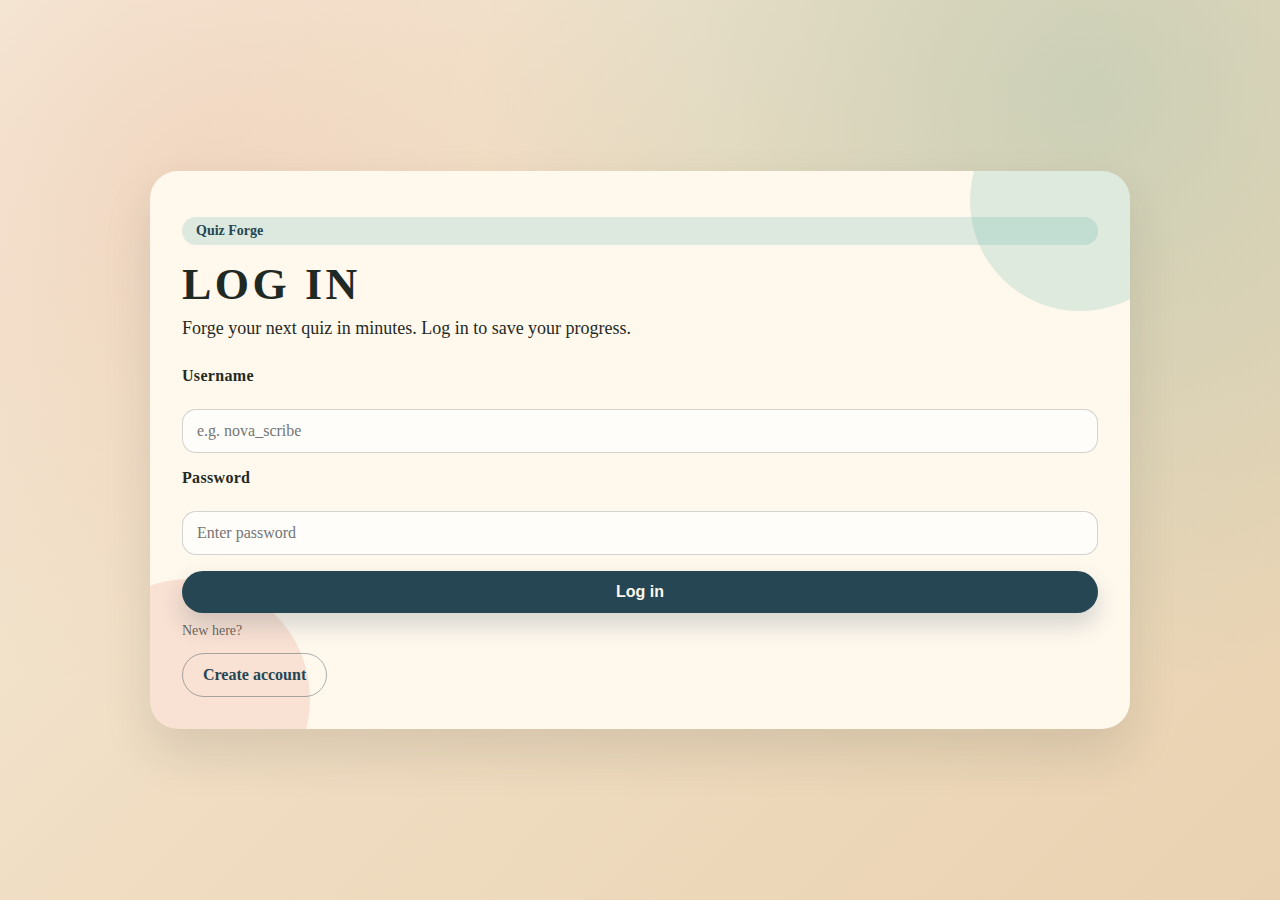
<file: frontend/index.html>
<!-- Login page. -->
<!DOCTYPE html>
<html lang="en">
  <head>
    <meta charset="UTF-8">
    <meta name="viewport" content="width=device-width, initial-scale=1.0">
    <title>Quiz Forge - Log In</title>
    <link rel="stylesheet" href="styles.css">
    <script defer src="app.js"></script>
  </head>
  <body data-page="login">
    <main>
      <!-- Login card layout -->
      <section class="card reveal">
        <p class="status-pill">Quiz Forge</p>
        <h1 class="headline">Log In</h1>
        <p class="subhead">Forge your next quiz in minutes. Log in to save your progress.</p>
        <!-- Credential form -->
        <form class="stack" data-login-form>
          <label class="label" for="login-username">Username</label>
          <input id="login-username" name="username" type="text" placeholder="e.g. nova_scribe" required>
          <label class="label" for="login-password">Password</label>
          <input id="login-password" name="password" type="password" placeholder="Enter password" required>
          <button class="btn btn-primary" type="submit">Log in</button>
        </form>
        <p class="hint">New here?</p>
        <!-- Navigation to signup -->
        <a class="btn btn-ghost" href="signup.html">Create account</a>
      </section>
    </main>
  </body>
</html>
</file>
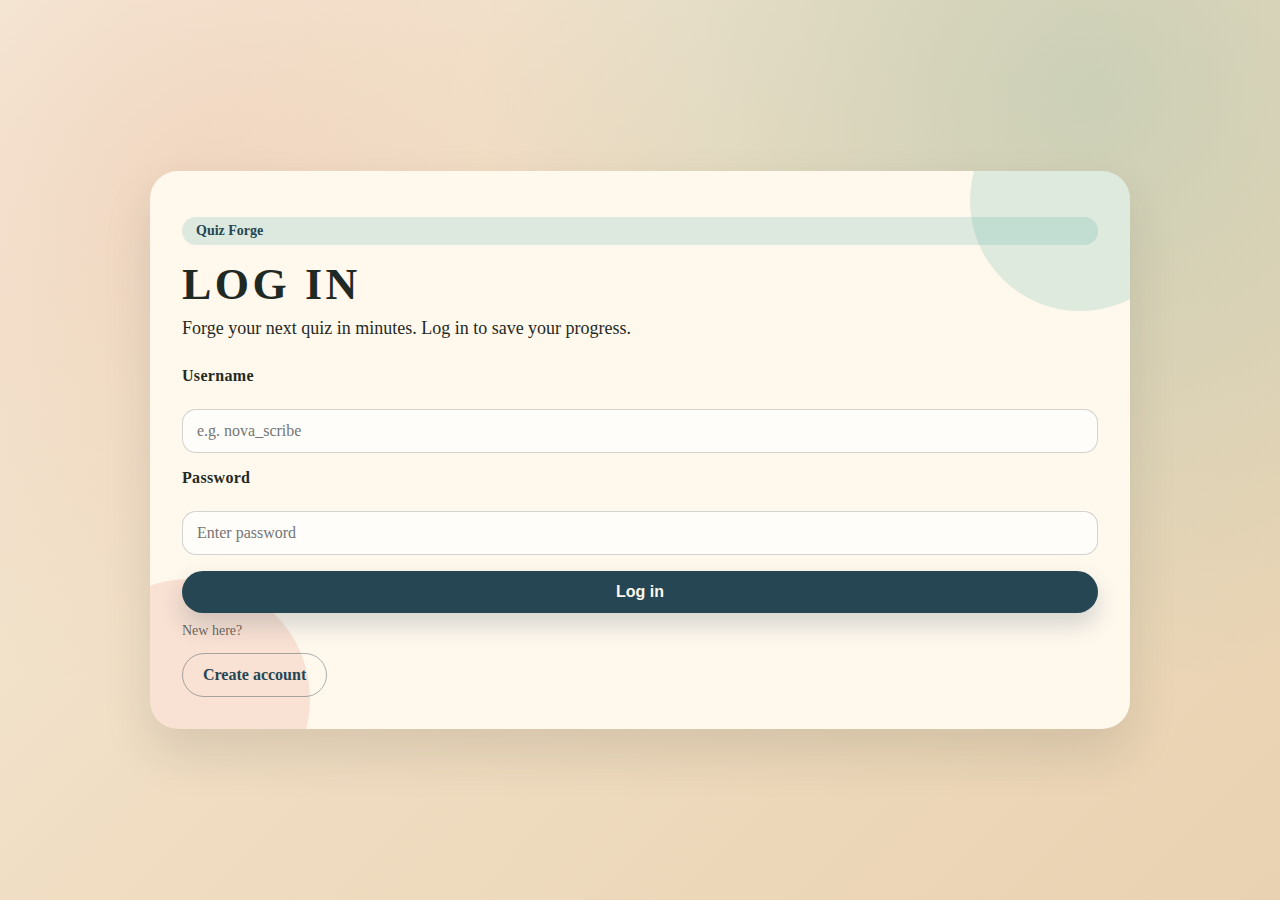
<file: frontend/home.html>
<!-- Home/dashboard page for quiz creation. -->
<!DOCTYPE html>
<html lang="en">
  <head>
    <meta charset="UTF-8">
    <meta name="viewport" content="width=device-width, initial-scale=1.0">
    <title>Quiz Forge - Home</title>
    <link rel="stylesheet" href="styles.css">
    <script defer src="app.js"></script>
  </head>
  <body data-page="home">
    <main>
      <!-- Home dashboard card -->
      <section class="card reveal">
        <!-- Header toolbar with actions -->
        <div class="toolbar">
          <div>
            <p class="status-pill">Welcome, <span data-username>Creator</span></p>
            <h1 class="headline">Quiz Forge</h1>
          </div>
          <div class="stack">
            <button class="btn btn-ghost" type="button" data-refresh-quizzes>
              Previous Quizzes
            </button>
            <button class="btn btn-primary" type="button" data-logout>Log out</button>
          </div>
        </div>
        <div class="split">
          <!-- Quiz creation panel -->
          <div class="panel stack reveal">
            <label class="label" for="topic">Prompt Box for Quiz Topic</label>
            <textarea id="topic" name="topic" placeholder="Photosynthesis, Neural Networks, Ancient Rome..."></textarea>
            <p class="hint">Enter a topic and I’ll quiz you on it</p>
            <button class="btn btn-accent" type="button" data-create-quiz>Create quiz</button>
          </div>
          <!-- Quiz history panel -->
          <div class="panel stack reveal">
            <strong>Previous Quizzes</strong>
            <div class="stack" data-quiz-list></div>
          </div>
        </div>
      </section>
    </main>
  </body>
</html>
</file>
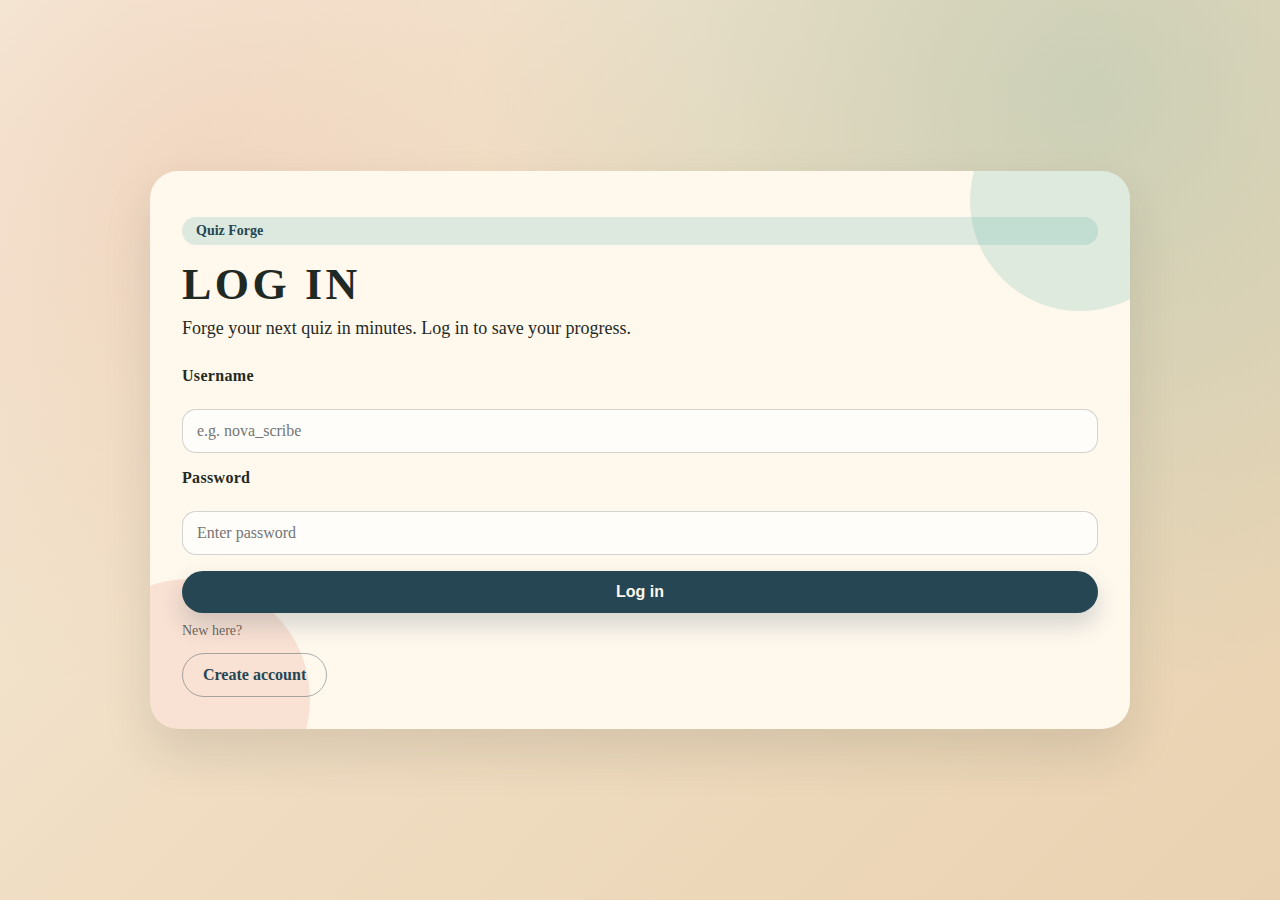
<file: frontend/quiz.html>
<!DOCTYPE html>
<html lang="en">
  <head>
    <meta charset="UTF-8">
    <meta name="viewport" content="width=device-width, initial-scale=1.0">
    <title>Quiz Forge - Quiz</title>
    <link rel="stylesheet" href="styles.css">
    <script defer src="app.js"></script>
  </head>
  <body data-page="quiz">
    <main>
      <section class="card reveal">
        <div class="toolbar">
          <div>
            <p class="status-pill">Quiz In Progress</p>
            <h1 class="headline">Current Quiz</h1>
          </div>
          <div class="stack">
            <button class="btn btn-ghost" type="button" data-logout>Log out</button>
          </div>
        </div>
        <p class="subhead">Question <strong data-counter>1/5</strong></p>
        <div class="panel stack">
          <p data-question>Loading question...</p>
          <div class="stack" data-options></div>
        </div>
        <div class="feedback" data-feedback>Choose an answer to see the explanation.</div>
        <div class="toolbar">
          <button class="btn btn-primary" type="button" data-submit-answer>
            Submit answer
          </button>
          <button class="btn btn-accent" type="button" data-next-question>
            Next question
          </button>
        </div>
      </section>
    </main>
  </body>
</html>
</file>
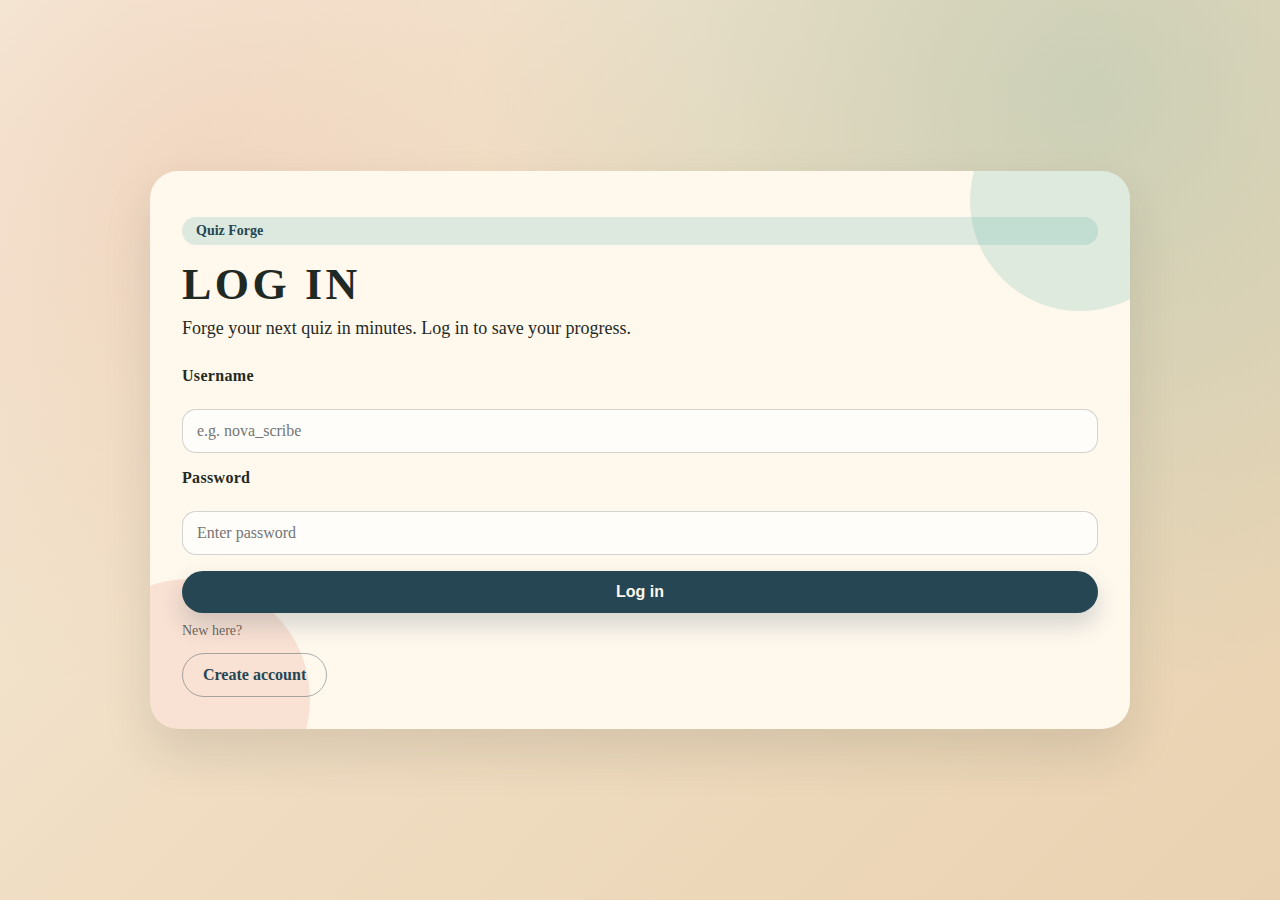
<file: frontend/results.html>
<!DOCTYPE html>
<html lang="en">
  <head>
    <meta charset="UTF-8">
    <meta name="viewport" content="width=device-width, initial-scale=1.0">
    <title>Quiz Forge - Results</title>
    <link rel="stylesheet" href="styles.css">
    <script defer src="app.js"></script>
  </head>
  <body data-page="results">
    <main>
      <section class="card reveal">
        <div class="toolbar">
          <div>
            <p class="status-pill">Quiz Complete</p>
            <h1 class="headline">Results</h1>
          </div>
          <div class="stack">
            <button class="btn btn-ghost" type="button" data-back>Back</button>
            <button class="btn btn-primary" type="button" data-logout>Log out</button>
          </div>
        </div>
        <p class="subhead">Score: <strong data-score>0/5</strong></p>
        <div class="panel">
          <p><strong>Answer Review</strong></p>
          <div class="scroll-box stack" data-results-list></div>
        </div>
      </section>
    </main>
  </body>
</html>
</file>
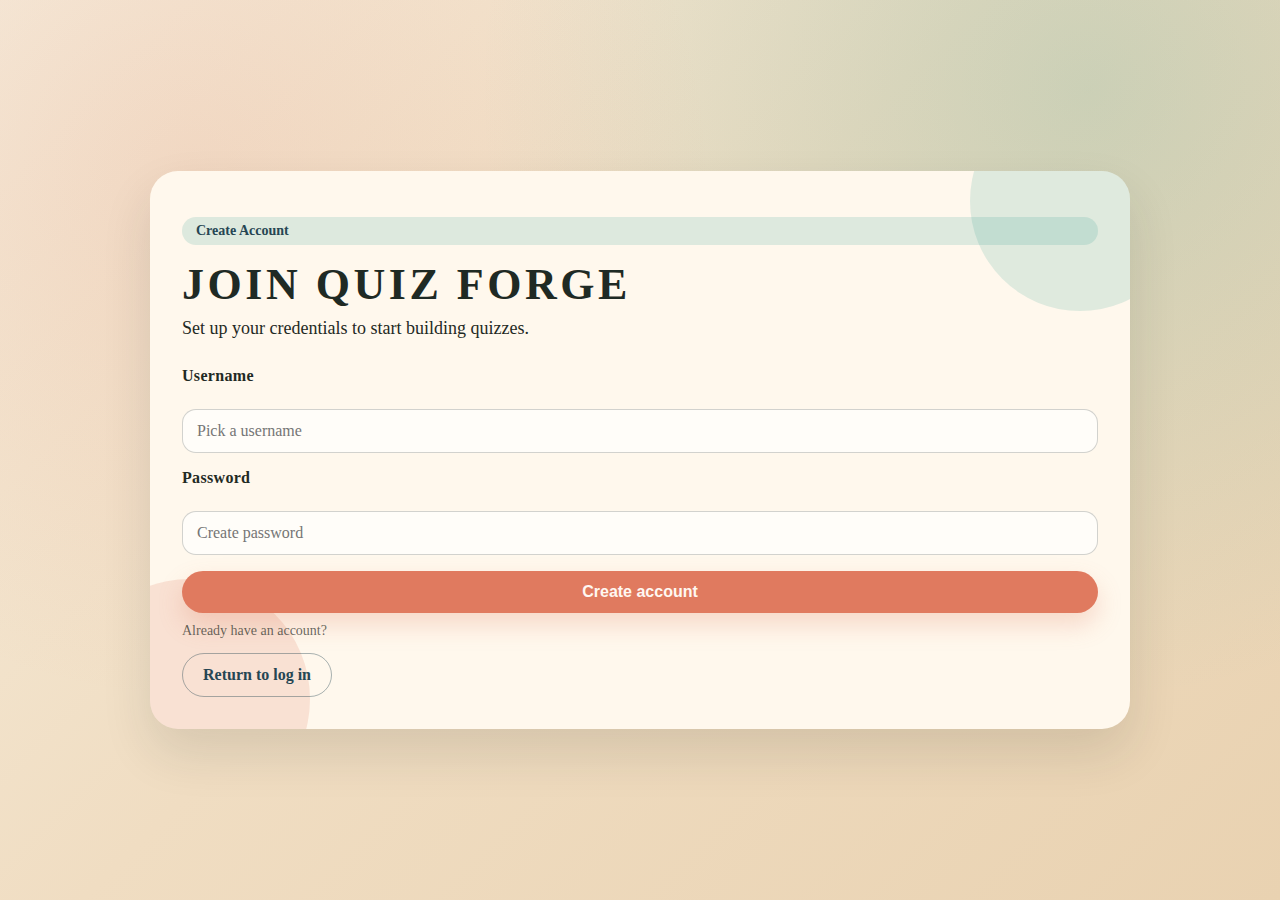
<file: frontend/signup.html>
<!DOCTYPE html>
<html lang="en">
  <head>
    <meta charset="UTF-8">
    <meta name="viewport" content="width=device-width, initial-scale=1.0">
    <title>Quiz Forge - Create Account</title>
    <link rel="stylesheet" href="styles.css">
    <script defer src="app.js"></script>
  </head>
  <body data-page="signup">
    <main>
      <section class="card reveal">
        <p class="status-pill">Create Account</p>
        <h1 class="headline">Join Quiz Forge</h1>
        <p class="subhead">Set up your credentials to start building quizzes.</p>
        <form class="stack" data-signup-form>
          <label class="label" for="signup-username">Username</label>
          <input id="signup-username" name="username" type="text" placeholder="Pick a username" required>
          <label class="label" for="signup-password">Password</label>
          <input id="signup-password" name="password" type="password" placeholder="Create password" required>
          <button class="btn btn-accent" type="submit">Create account</button>
        </form>
        <p class="hint">Already have an account?</p>
        <a class="btn btn-ghost" href="index.html">Return to log in</a>
      </section>
    </main>
  </body>
</html>
</file>
<file: frontend/styles.css>
:root {
  --ink: #1f2a24;
  --mist: #f7f1e6;
  --sand: #f2e3c7;
  --coral: #e07a5f;
  --teal: #2a9d8f;
  --deep: #264653;
  --cream: #fff8ed;
  --shadow: rgba(31, 42, 36, 0.12);
}

*,
*::before,
*::after {
  box-sizing: border-box;
}

body {
  margin: 0;
  font-family: "Garamond", "Palatino Linotype", "Book Antiqua", Palatino, serif;
  color: var(--ink);
  background:
    radial-gradient(circle at 15% 20%, rgba(224, 122, 95, 0.15), transparent 40%),
    radial-gradient(circle at 85% 10%, rgba(42, 157, 143, 0.18), transparent 45%),
    linear-gradient(135deg, #f6eddc 0%, #f0ddc2 45%, #e9d2b1 100%);
  min-height: 100vh;
  display: flex;
  align-items: center;
  justify-content: center;
  padding: 32px 20px;
}

main {
  width: min(980px, 100%);
}

.card {
  background: var(--cream);
  border-radius: 28px;
  padding: 32px;
  box-shadow: 0 24px 50px var(--shadow);
  position: relative;
  overflow: hidden;
}

.card::after {
  content: "";
  position: absolute;
  right: -60px;
  top: -80px;
  width: 220px;
  height: 220px;
  background: rgba(42, 157, 143, 0.15);
  border-radius: 50%;
}

.card::before {
  content: "";
  position: absolute;
  left: -80px;
  bottom: -90px;
  width: 240px;
  height: 240px;
  background: rgba(224, 122, 95, 0.18);
  border-radius: 50%;
}

.card > * {
  position: relative;
  z-index: 1;
}

.headline {
  font-family: "Copperplate", "Palatino Linotype", "Book Antiqua", Palatino, serif;
  text-transform: uppercase;
  letter-spacing: 0.08em;
  font-size: clamp(28px, 4vw, 44px);
  margin: 0 0 8px;
}

.subhead {
  margin: 0 0 28px;
  font-size: 18px;
  max-width: 520px;
}

.split {
  display: grid;
  grid-template-columns: repeat(auto-fit, minmax(260px, 1fr));
  gap: 24px;
}

.panel {
  background: rgba(247, 241, 230, 0.9);
  border-radius: 20px;
  padding: 20px;
  border: 1px solid rgba(31, 42, 36, 0.08);
}

.label {
  display: block;
  font-weight: 600;
  margin-bottom: 8px;
  letter-spacing: 0.02em;
}

input,
textarea,
select {
  width: 100%;
  border: 1px solid rgba(31, 42, 36, 0.2);
  border-radius: 14px;
  padding: 12px 14px;
  font-family: inherit;
  font-size: 16px;
  background: #fffdf9;
}

textarea {
  min-height: 120px;
  resize: vertical;
}

.hint {
  margin-top: 10px;
  font-size: 14px;
  color: rgba(31, 42, 36, 0.7);
}

.btn {
  display: inline-flex;
  align-items: center;
  justify-content: center;
  gap: 8px;
  border: none;
  border-radius: 999px;
  padding: 12px 20px;
  font-size: 16px;
  font-weight: 600;
  cursor: pointer;
  transition: transform 0.2s ease, box-shadow 0.2s ease;
  text-decoration: none;
}

.btn-primary {
  background: var(--deep);
  color: var(--cream);
  box-shadow: 0 12px 24px rgba(38, 70, 83, 0.2);
}

.btn-accent {
  background: var(--coral);
  color: #fff7f1;
  box-shadow: 0 12px 24px rgba(224, 122, 95, 0.25);
}

.btn-ghost {
  background: transparent;
  border: 1px solid rgba(38, 70, 83, 0.4);
  color: var(--deep);
}

.btn:hover {
  transform: translateY(-2px);
  box-shadow: 0 16px 32px rgba(38, 70, 83, 0.18);
}

.stack {
  display: grid;
  gap: 16px;
}

.toolbar {
  display: flex;
  flex-wrap: wrap;
  gap: 12px;
  justify-content: space-between;
  align-items: center;
  margin-bottom: 24px;
}

.status-pill {
  padding: 6px 14px;
  border-radius: 999px;
  background: rgba(42, 157, 143, 0.16);
  color: var(--deep);
  font-weight: 600;
  font-size: 14px;
}

.quiz-option {
  display: flex;
  gap: 12px;
  align-items: flex-start;
  padding: 12px 14px;
  border-radius: 16px;
  border: 1px solid rgba(31, 42, 36, 0.12);
  background: #fffdf8;
}

.quiz-option input {
  width: auto;
  margin-top: 4px;
}

.feedback {
  padding: 16px;
  border-radius: 16px;
  background: rgba(42, 157, 143, 0.12);
}

.feedback.incorrect {
  background: rgba(224, 122, 95, 0.15);
}

.result-item {
  border-left: 4px solid transparent;
}

.result-correct {
  border-left-color: rgba(42, 157, 143, 0.9);
  background: rgba(42, 157, 143, 0.08);
}

.result-incorrect {
  border-left-color: rgba(224, 122, 95, 0.9);
  background: rgba(224, 122, 95, 0.08);
}

.result-verdict {
  font-weight: 600;
}

.result-verdict.is-correct {
  color: var(--teal);
}

.result-verdict.is-incorrect {
  color: var(--coral);
}

.scroll-box {
  max-height: 280px;
  overflow-y: auto;
  padding-right: 8px;
}

.reveal {
  animation: rise 0.7s ease both;
}

.reveal:nth-child(2) {
  animation-delay: 0.08s;
}

.reveal:nth-child(3) {
  animation-delay: 0.16s;
}

.reveal:nth-child(4) {
  animation-delay: 0.24s;
}

@keyframes rise {
  from {
    opacity: 0;
    transform: translateY(12px);
  }
  to {
    opacity: 1;
    transform: translateY(0);
  }
}

@media (max-width: 720px) {
  .card {
    padding: 24px;
  }

  .toolbar {
    flex-direction: column;
    align-items: flex-start;
  }
}
</file>
